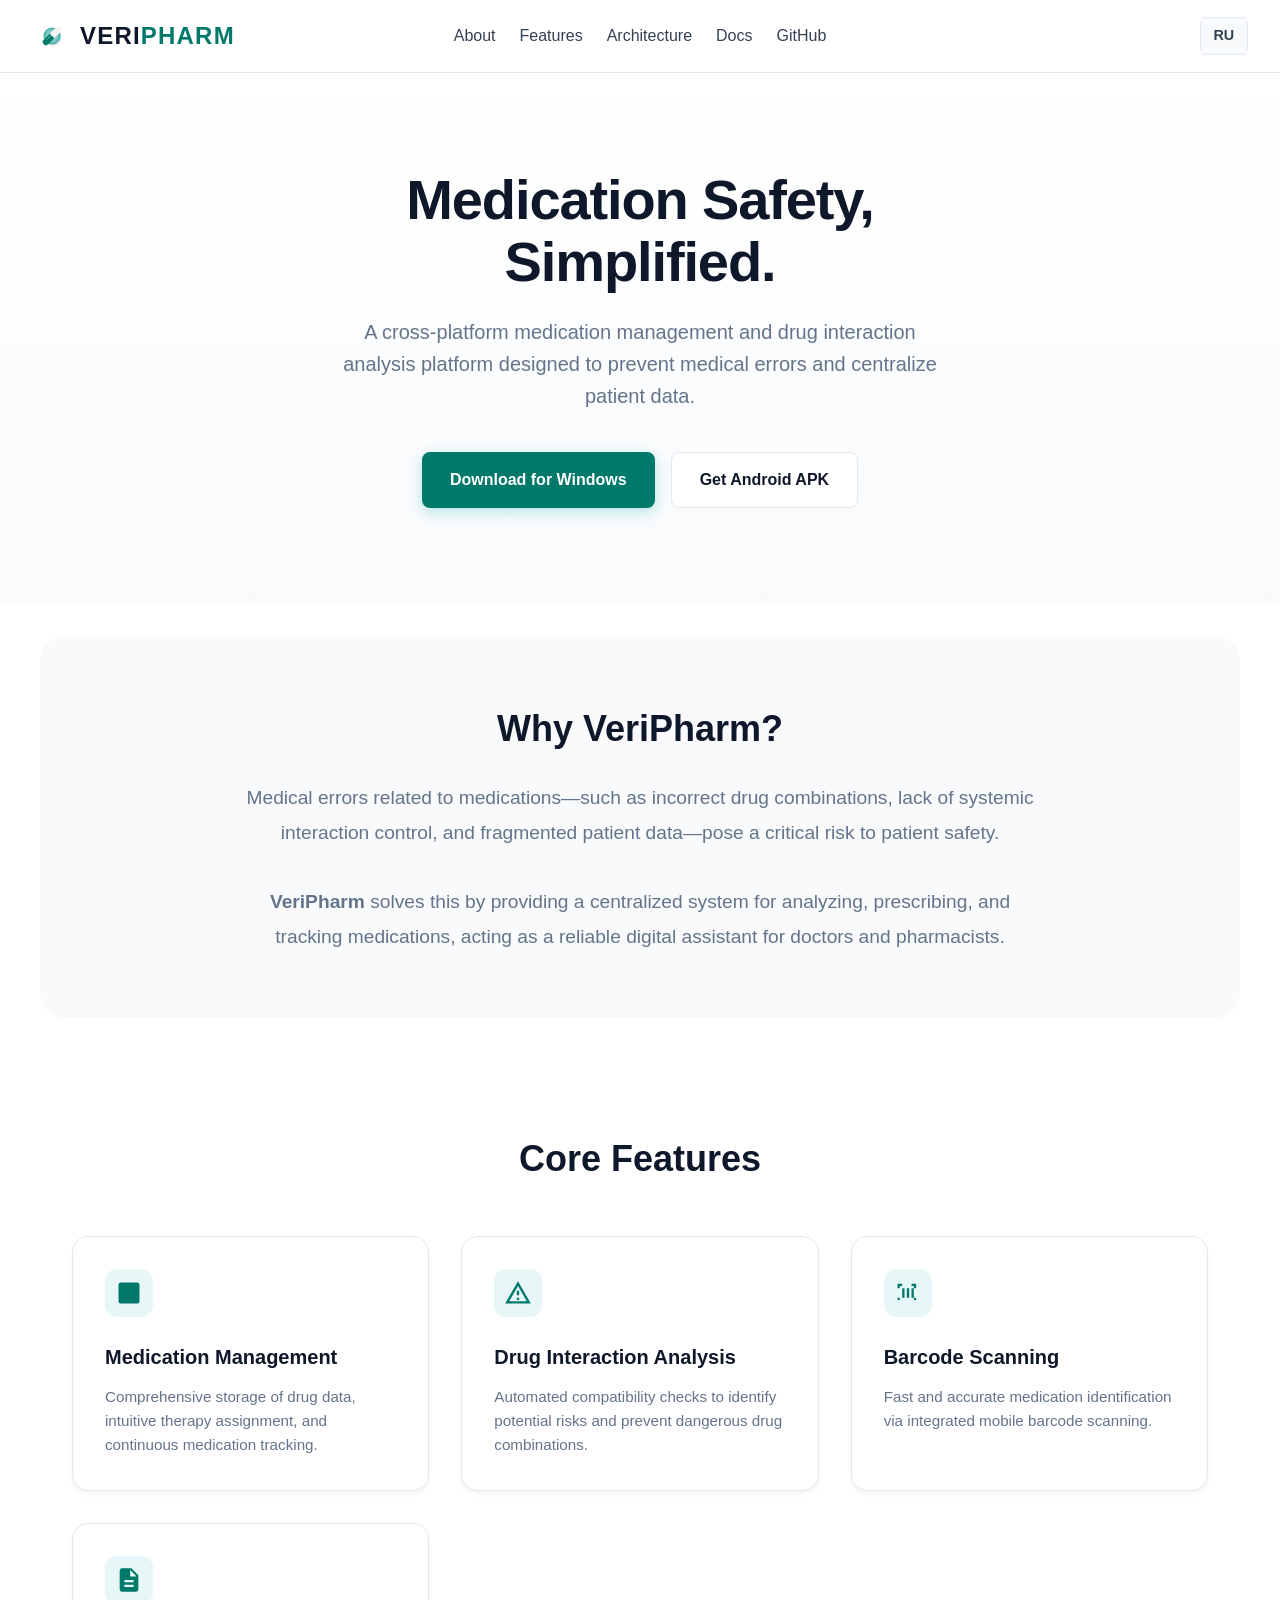
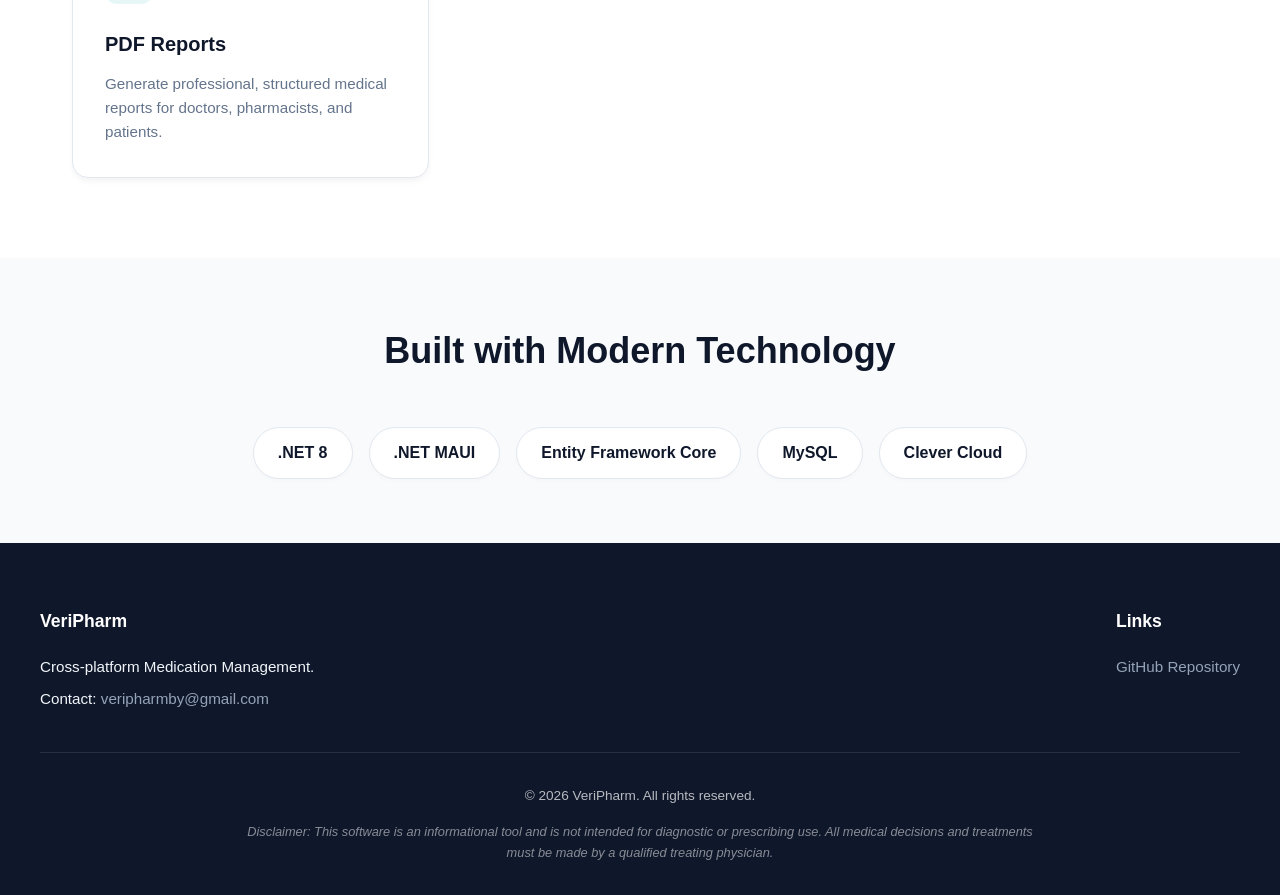
<file: index.html>
<!DOCTYPE html>
<html lang="en">
<head>
  <meta charset="UTF-8">
  <title>VeriPharm - Medication Management Platform</title>
  <meta name="viewport" content="width=device-width, initial-scale=1.0">
  <link rel="stylesheet" href="site/styles.css">
</head>
<body>

  <!-- NAVBAR -->
  <nav class="navbar">
    <div class="logo">
      <img src="site/site_assets/logo.svg" alt="VeriPharm" width="40" height="40">
      <span class="logo-text">VERI<span class="logo-accent">PHARM</span></span>
    </div>
    <input type="checkbox" id="menu-toggle" class="menu-toggle">
    <label for="menu-toggle" class="hamburger">
      <span></span>
      <span></span>
      <span></span>
    </label>
    <div class="nav-links">
      <a href="#about">About</a>
      <a href="#features">Features</a>
      <a href="#tech">Architecture</a>
      <a href="docs.html">Docs</a>
      <a href="https://github.com/OttyQ/VeriPharm" target="_blank">GitHub</a>
    </div>
    <a href="site/ru.html" class="lang-switch">RU</a>
  </nav>

  <!-- HERO SECTION -->
  <header class="hero">

    <h1>Medication Safety,<br>Simplified.</h1>
    <p>A cross-platform medication management and drug interaction analysis platform designed to prevent medical errors and centralize patient data.</p>
    <div class="hero-actions">
      <a href="https://github.com/OttyQ/VeriPharm/releases/download/v0.1/VeriPharm-Windows-v0.1.zip" class="btn btn-primary">Download for Windows</a>
      <a href="https://github.com/OttyQ/VeriPharm/releases/download/v0.1/VeriPharm-Android-v0.1.apk" class="btn btn-secondary">Get Android APK</a>
    </div>
  </header>

  <!-- ABOUT / PROBLEM SECTION -->
  <section id="about" class="section dark">
    <div style="max-width: 800px; margin: 0 auto; text-align: center;">
      <h2 class="section-title" style="margin-bottom: 1.5rem;">Why VeriPharm?</h2>
      <p style="font-size: 1.2rem; color: var(--text-muted); line-height: 1.8;">
        Medical errors related to medications—such as incorrect drug combinations, lack of systemic interaction control, and fragmented patient data—pose a critical risk to patient safety. 
        <br><br>
        <strong>VeriPharm</strong> solves this by providing a centralized system for analyzing, prescribing, and tracking medications, acting as a reliable digital assistant for doctors and pharmacists.
      </p>
    </div>
  </section>

  <!-- FEATURES -->
  <section id="features" class="section">
    <h2 class="section-title">Core Features</h2>
    <div class="features-grid">
      
      <!-- Card 1 -->
      <div class="feature-card">
        <div class="feature-icon">
          <svg viewBox="0 0 24 24"><path d="M19 3H5c-1.1 0-2 .9-2 2v14c0 1.1.9 2 2 2h14c1.1 0 2-.9 2-2V5c0-1.1-.9-2-2-2zm-7 9h-2V7h-2v5H6v2h2v5h2v-5h2v-2z"/></svg>
        </div>
        <h3>Medication Management</h3>
        <p>Comprehensive storage of drug data, intuitive therapy assignment, and continuous medication tracking.</p>
      </div>

      <!-- Card 2 -->
      <div class="feature-card">
        <div class="feature-icon">
          <svg viewBox="0 0 24 24"><path d="M12 2L1 21h22M12 6l7.5 13h-15M11 10h2v4h-2M11 16h2v2h-2"/></svg>
        </div>
        <h3>Drug Interaction Analysis</h3>
        <p>Automated compatibility checks to identify potential risks and prevent dangerous drug combinations.</p>
      </div>

      <!-- Card 3 -->
      <div class="feature-card">
        <div class="feature-icon">
          <svg viewBox="0 0 24 24"><path d="M3 4h4v2H5v2H3zm2 14H3v-2h2v2zm14-14h-4v2h2v2h2zm-2 14h2v-2h-2v2zM7 8h2v8H7zm4 0h2v8h-2zm4 0h2v8h-2z"/></svg>
        </div>
        <h3>Barcode Scanning</h3>
        <p>Fast and accurate medication identification via integrated mobile barcode scanning.</p>
      </div>

      <!-- Card 4 -->
      <div class="feature-card">
        <div class="feature-icon">
          <svg viewBox="0 0 24 24"><path d="M14 2H6c-1.1 0-1.99.9-1.99 2L4 20c0 1.1.89 2 1.99 2H18c1.1 0 2-.9 2-2V8l-6-6zm2 16H8v-2h8v2zm0-4H8v-2h8v2zm-3-5V3.5L18.5 9H13z"/></svg>
        </div>
        <h3>PDF Reports</h3>
        <p>Generate professional, structured medical reports for doctors, pharmacists, and patients.</p>
      </div>

    </div>
  </section>

  <!-- TECH STACK -->
  <section id="tech" class="tech-stack">
    <h2 class="section-title">Built with Modern Technology</h2>
    <div class="tech-grid">
      <div class="tech-tag">.NET 8</div>
      <div class="tech-tag">.NET MAUI</div>
      <div class="tech-tag">Entity Framework Core</div>
      <div class="tech-tag">MySQL</div>
      <div class="tech-tag">Clever Cloud</div>
    </div>
  </section>

  <!-- FOOTER -->
  <footer class="footer">
    <div class="footer-content">
      <div class="footer-col">
        <h4>VeriPharm</h4>
        <p>Cross-platform Medication Management.</p>
        <p>Contact: <a href="mailto:veripharmby@gmail.com">veripharmby@gmail.com</a></p>
      </div>
      <div class="footer-col">
        <h4>Links</h4>
        <p><a href="https://github.com/OttyQ/VeriPharm">GitHub Repository</a></p>
      </div>
    </div>
    <div class="footer-bottom">
      <p>&copy; 2026 VeriPharm. All rights reserved.</p>
      <p class="disclaimer">
        Disclaimer: This software is an informational tool and is not intended for diagnostic or prescribing use. All medical decisions and treatments must be made by a qualified treating physician.
      </p>
    </div>
  </footer>

</body>
</html>
</file>
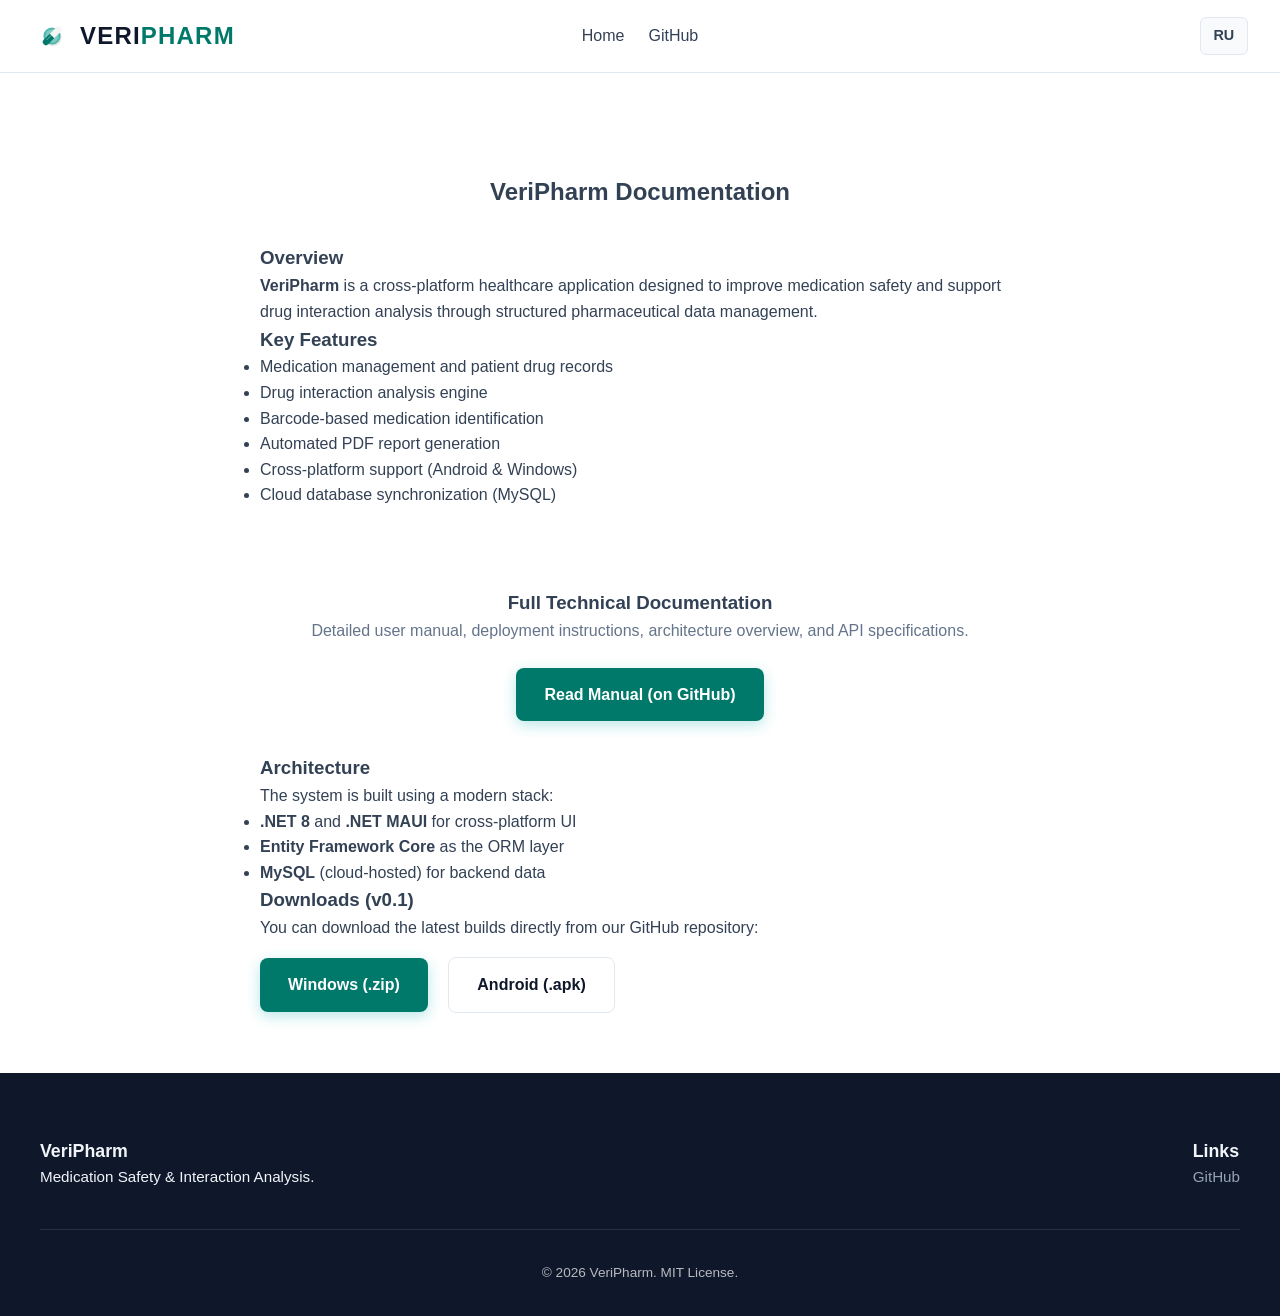
<file: docs.html>
<!DOCTYPE html>
<html lang="en">
<head>
  <meta charset="UTF-8">
  <title>VeriPharm - Documentation</title>
  <meta name="viewport" content="width=device-width, initial-scale=1.0">
  <link rel="stylesheet" href="site/styles.css">
</head>
<body>

  <!-- NAVBAR -->
  <nav class="navbar">
    <div class="logo">
      <img src="site/site_assets/logo.svg" alt="VeriPharm" width="40" height="40">
      <span class="logo-text">VERI<span class="logo-accent">PHARM</span></span>
    </div>
    <input type="checkbox" id="menu-toggle" class="menu-toggle">
    <label for="menu-toggle" class="hamburger">
      <span></span>
      <span></span>
      <span></span>
    </label>
    <div class="nav-links">
      <a href="index.html">Home</a>
      <a href="https://github.com/OttyQ/VeriPharm" target="_blank">GitHub</a>
    </div>
    <a href="site/docs-ru.html" class="lang-switch">RU</a>
  </nav>

  <!-- CONTENT -->
  <section style="padding-top: 100px; padding-bottom: 60px;">
    <div style="max-width: 800px; margin: 0 auto; padding: 0 20px; text-align: left; line-height: 1.6;">
      <h2 style="text-align: center; margin-bottom: 2rem;">VeriPharm Documentation</h2>

      <h3>Overview</h3>
      <p><b>VeriPharm</b> is a cross-platform healthcare application designed to improve medication safety and support drug interaction analysis through structured pharmaceutical data management.</p>
      
      <h3>Key Features</h3>
      <ul>
        <li>Medication management and patient drug records</li>
        <li>Drug interaction analysis engine</li>
        <li>Barcode-based medication identification</li>
        <li>Automated PDF report generation</li>
        <li>Cross-platform support (Android & Windows)</li>
        <li>Cloud database synchronization (MySQL)</li>
      </ul>

      <div style="margin-top: 3rem; padding: 2rem; background: var(--bg-card); border: 1px solid var(--border-color); border-radius: 8px; text-align: center;">
        <h3 style="margin-top: 0;">Full Technical Documentation</h3>
        <p style="margin-bottom: 1.5rem; color: var(--text-muted);">Detailed user manual, deployment instructions, architecture overview, and API specifications.</p>
        <a href="https://github.com/OttyQ/VeriPharm/blob/main/docs/User_Manual_EN.md" target="_blank" class="btn btn-primary">Read Manual (on GitHub)</a>
      </div>

      <h3>Architecture</h3>
      <p>The system is built using a modern stack:</p>
      <ul>
        <li><b>.NET 8</b> and <b>.NET MAUI</b> for cross-platform UI</li>
        <li><b>Entity Framework Core</b> as the ORM layer</li>
        <li><b>MySQL</b> (cloud-hosted) for backend data</li>
      </ul>

      <h3>Downloads (v0.1)</h3>
      <p>You can download the latest builds directly from our GitHub repository:</p>
      <div style="margin-top: 1rem;">
        <a href="https://github.com/OttyQ/VeriPharm/releases/download/v0.1/VeriPharm-Windows-v0.1.zip" class="btn btn-primary" style="margin-right: 1rem;">Windows (.zip)</a>
        <a href="https://github.com/OttyQ/VeriPharm/releases/download/v0.1/VeriPharm-Android-v0.1.apk" class="btn btn-secondary">Android (.apk)</a>
      </div>
    </div>
  </section>

  <!-- FOOTER -->
  <footer class="footer">
    <div class="footer-content">
      <div class="footer-col">
        <h3>VeriPharm</h3>
        <p>Medication Safety & Interaction Analysis.</p>
      </div>
      <div class="footer-col">
        <h3>Links</h3>
        <p><a href="https://github.com/OttyQ/VeriPharm">GitHub</a></p>
      </div>
    </div>
    <div class="footer-bottom">
      &copy; 2026 VeriPharm. MIT License.
    </div>
  </footer>
</body>
</html>
</file>
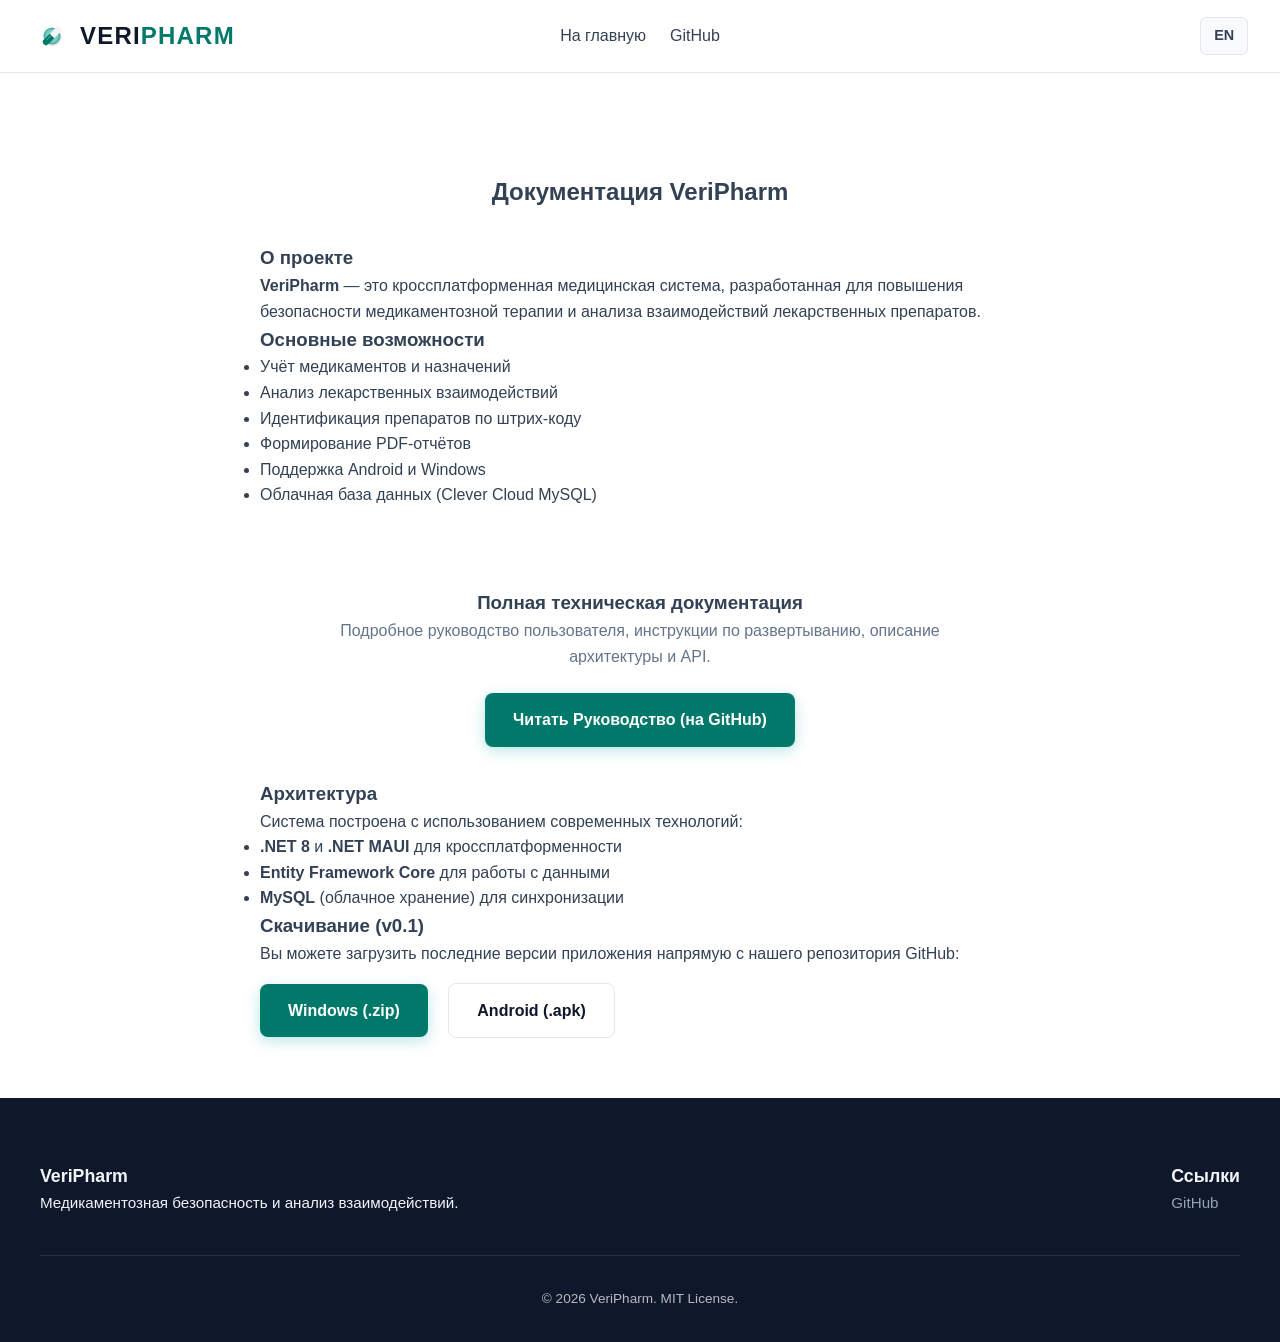
<file: site/docs-ru.html>
<!DOCTYPE html>
<html lang="ru">
<head>
  <meta charset="UTF-8">
  <title>VeriPharm - Документация</title>
  <meta name="viewport" content="width=device-width, initial-scale=1.0">
  <link rel="stylesheet" href="styles.css">
</head>
<body>

  <!-- NAVBAR -->
  <nav class="navbar">
    <div class="logo">
      <img src="site_assets/logo.svg" alt="VeriPharm" width="40" height="40">
      <span class="logo-text">VERI<span class="logo-accent">PHARM</span></span>
    </div>
    <input type="checkbox" id="menu-toggle" class="menu-toggle">
    <label for="menu-toggle" class="hamburger">
      <span></span>
      <span></span>
      <span></span>
    </label>
    <div class="nav-links">
      <a href="ru.html">На главную</a>
      <a href="https://github.com/OttyQ/VeriPharm" target="_blank">GitHub</a>
    </div>
    <a href="../docs.html" class="lang-switch">EN</a>
  </nav>

  <!-- CONTENT -->
  <section style="padding-top: 100px; padding-bottom: 60px;">
    <div style="max-width: 800px; margin: 0 auto; padding: 0 20px; text-align: left; line-height: 1.6;">
      <h2 style="text-align: center; margin-bottom: 2rem;">Документация VeriPharm</h2>

      <h3>О проекте</h3>
      <p><b>VeriPharm</b> — это кроссплатформенная медицинская система, разработанная для повышения безопасности медикаментозной терапии и анализа взаимодействий лекарственных препаратов.</p>
      
      <h3>Основные возможности</h3>
      <ul>
        <li>Учёт медикаментов и назначений</li>
        <li>Анализ лекарственных взаимодействий</li>
        <li>Идентификация препаратов по штрих-коду</li>
        <li>Формирование PDF-отчётов</li>
        <li>Поддержка Android и Windows</li>
        <li>Облачная база данных (Clever Cloud MySQL)</li>
      </ul>

      <div style="margin-top: 3rem; padding: 2rem; background: var(--bg-card); border: 1px solid var(--border-color); border-radius: 8px; text-align: center;">
        <h3 style="margin-top: 0;">Полная техническая документация</h3>
        <p style="margin-bottom: 1.5rem; color: var(--text-muted);">Подробное руководство пользователя, инструкции по развертыванию, описание архитектуры и API.</p>
        <a href="https://github.com/OttyQ/VeriPharm/blob/main/docs/User_Manual_RU.md" target="_blank" class="btn btn-primary">Читать Руководство (на GitHub)</a>
      </div>

      <h3>Архитектура</h3>
      <p>Система построена с использованием современных технологий:</p>
      <ul>
        <li><b>.NET 8</b> и <b>.NET MAUI</b> для кроссплатформенности</li>
        <li><b>Entity Framework Core</b> для работы с данными</li>
        <li><b>MySQL</b> (облачное хранение) для синхронизации</li>
      </ul>

      <h3>Скачивание (v0.1)</h3>
      <p>Вы можете загрузить последние версии приложения напрямую с нашего репозитория GitHub:</p>
      <div style="margin-top: 1rem;">
        <a href="https://github.com/OttyQ/VeriPharm/releases/download/v0.1/VeriPharm-Windows-v0.1.zip" class="btn btn-primary" style="margin-right: 1rem;">Windows (.zip)</a>
        <a href="https://github.com/OttyQ/VeriPharm/releases/download/v0.1/VeriPharm-Android-v0.1.apk" class="btn btn-secondary">Android (.apk)</a>
      </div>
    </div>
  </section>

  <!-- FOOTER -->
  <footer class="footer">
    <div class="footer-content">
      <div class="footer-col">
        <h3>VeriPharm</h3>
        <p>Медикаментозная безопасность и анализ взаимодействий.</p>
      </div>
      <div class="footer-col">
        <h3>Ссылки</h3>
        <p><a href="https://github.com/OttyQ/VeriPharm">GitHub</a></p>
      </div>
    </div>
    <div class="footer-bottom">
      &copy; 2026 VeriPharm. MIT License.
    </div>
  </footer>
</body>
</html>
</file>
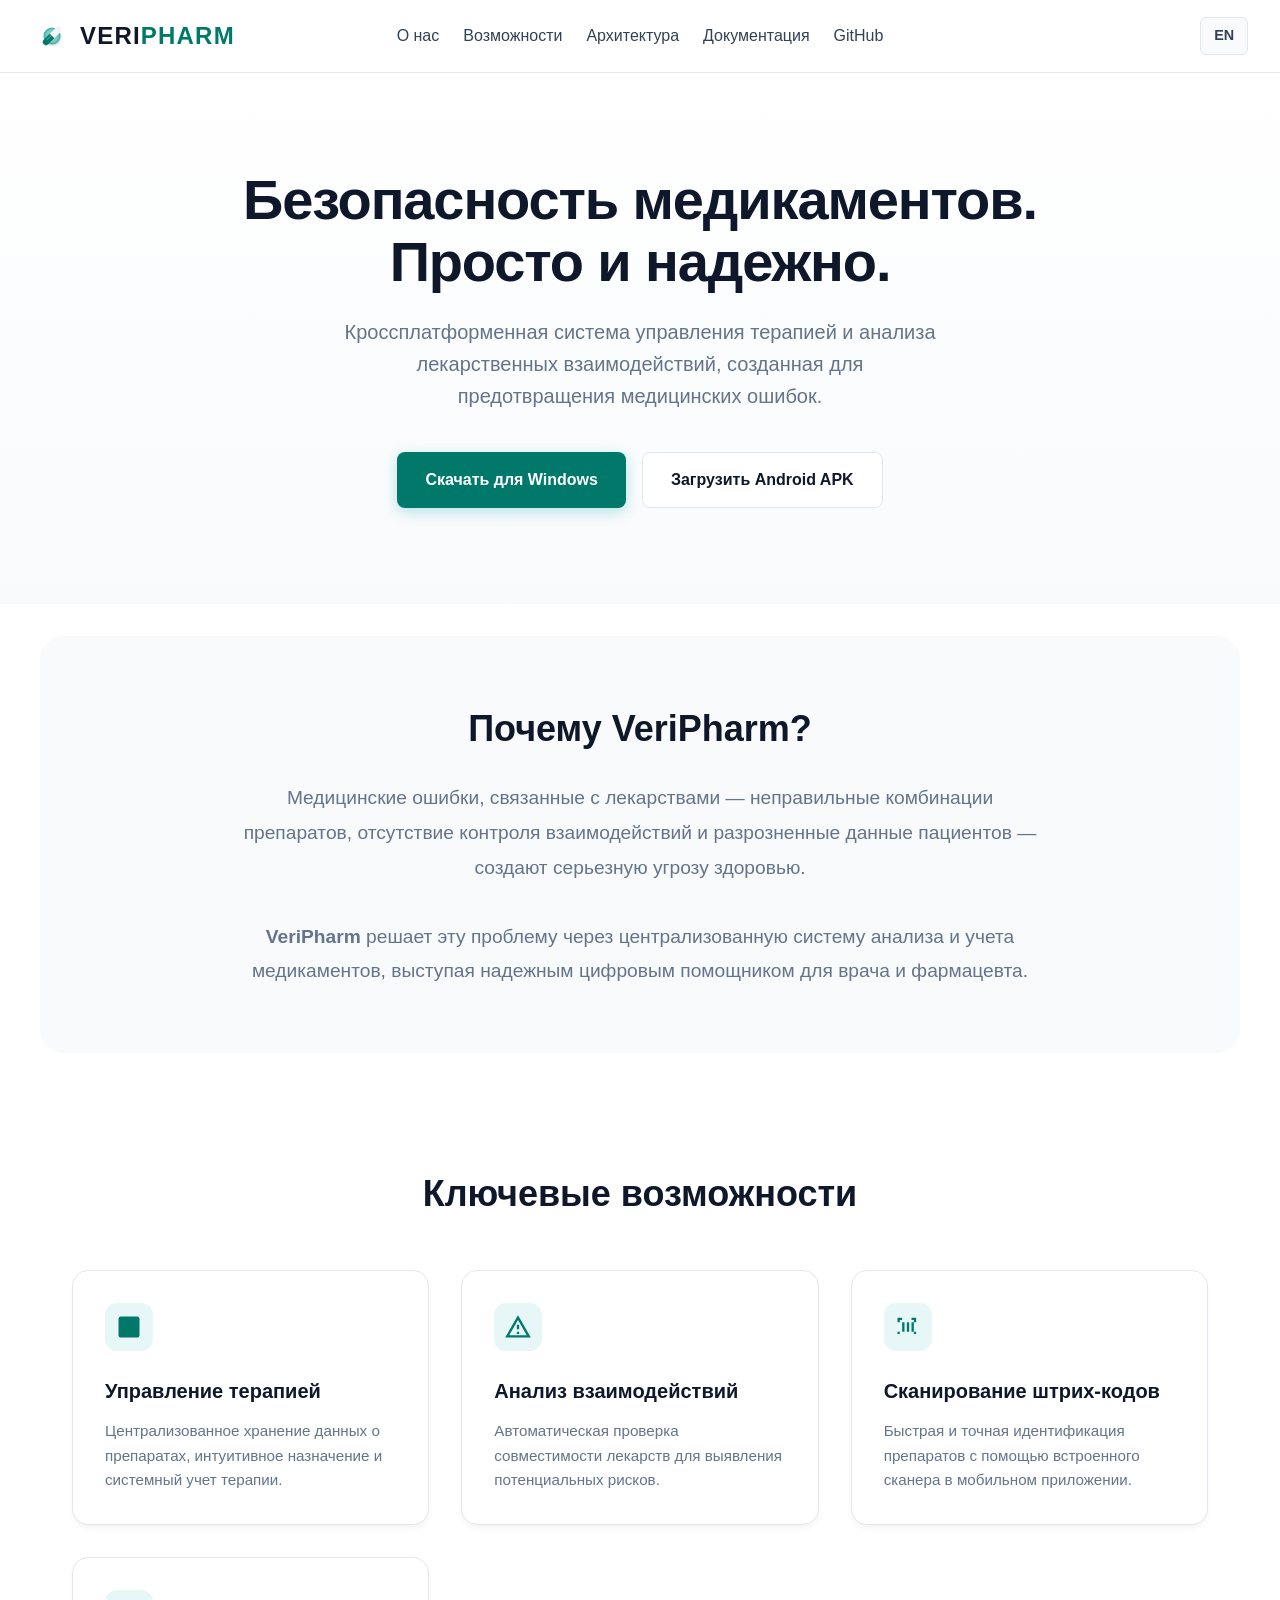
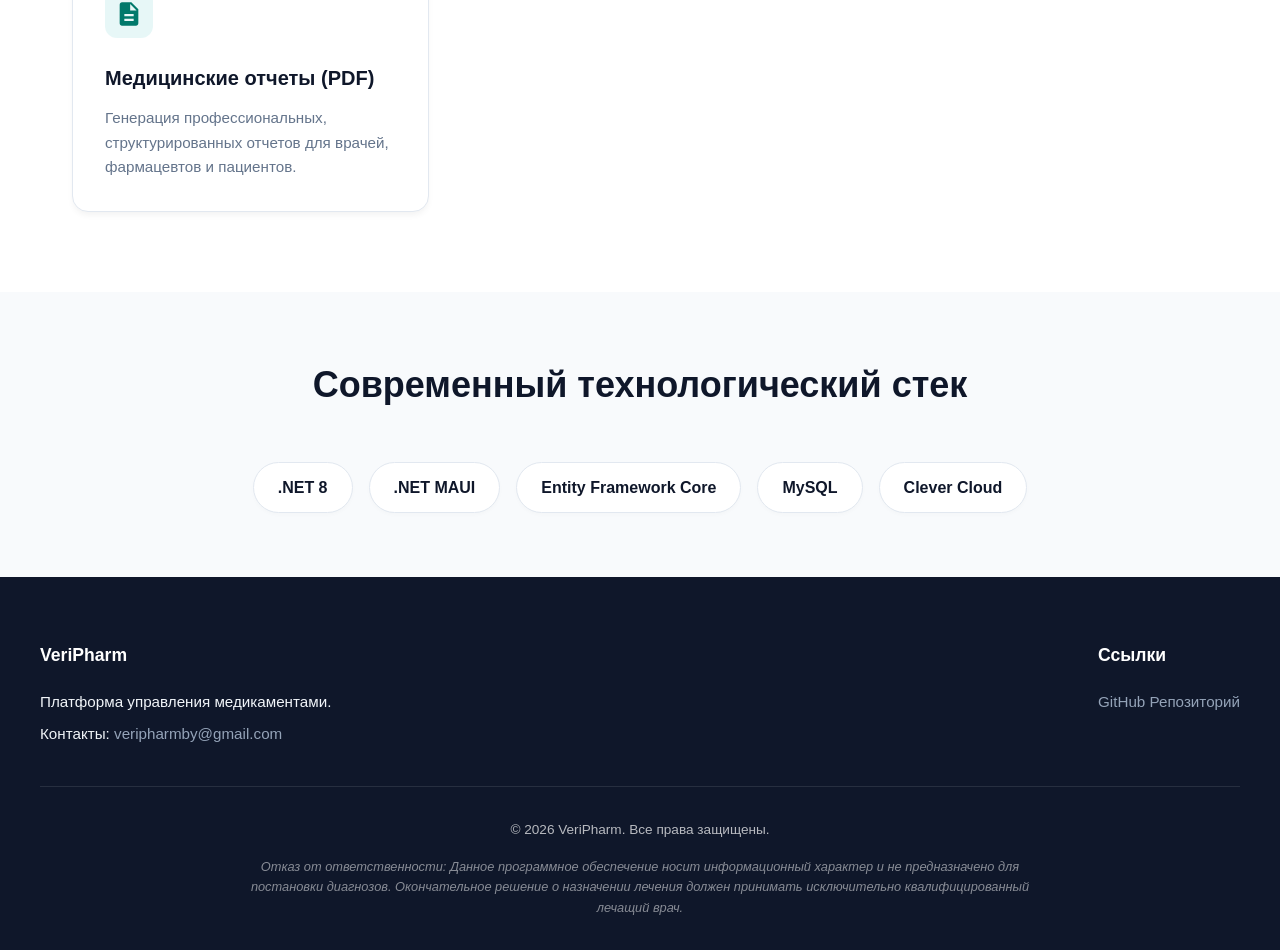
<file: site/ru.html>
<!DOCTYPE html>
<html lang="ru">
<head>
  <meta charset="UTF-8">
  <title>VeriPharm - Платформа управления медикаментами</title>
  <meta name="viewport" content="width=device-width, initial-scale=1.0">
  <link rel="stylesheet" href="styles.css">
</head>
<body>

  <!-- NAVBAR -->
  <nav class="navbar">
    <div class="logo">
      <img src="../site/site_assets/logo.svg" alt="VeriPharm" width="40" height="40">
      <span class="logo-text">VERI<span class="logo-accent">PHARM</span></span>
    </div>
    <input type="checkbox" id="menu-toggle" class="menu-toggle">
    <label for="menu-toggle" class="hamburger">
      <span></span>
      <span></span>
      <span></span>
    </label>
    <div class="nav-links">
      <a href="#about">О нас</a>
      <a href="#features">Возможности</a>
      <a href="#tech">Архитектура</a>
      <a href="docs-ru.html">Документация</a>
      <a href="https://github.com/OttyQ/VeriPharm" target="_blank">GitHub</a>
    </div>
    <a href="../index.html" class="lang-switch">EN</a>
  </nav>

  <!-- HERO SECTION -->
  <header class="hero">

    <h1>Безопасность медикаментов.<br>Просто и надежно.</h1>
    <p>Кроссплатформенная система управления терапией и анализа лекарственных взаимодействий, созданная для предотвращения медицинских ошибок.</p>
    <div class="hero-actions">
      <a href="https://github.com/OttyQ/VeriPharm/releases/download/v0.1/VeriPharm-Windows-v0.1.zip" class="btn btn-primary">Скачать для Windows</a>
      <a href="https://github.com/OttyQ/VeriPharm/releases/download/v0.1/VeriPharm-Android-v0.1.apk" class="btn btn-secondary">Загрузить Android APK</a>
    </div>
  </header>

  <!-- ABOUT / PROBLEM SECTION -->
  <section id="about" class="section dark">
    <div style="max-width: 800px; margin: 0 auto; text-align: center;">
      <h2 class="section-title" style="margin-bottom: 1.5rem;">Почему VeriPharm?</h2>
      <p style="font-size: 1.2rem; color: var(--text-muted); line-height: 1.8;">
        Медицинские ошибки, связанные с лекарствами — неправильные комбинации препаратов, отсутствие контроля взаимодействий и разрозненные данные пациентов — создают серьезную угрозу здоровью. 
        <br><br>
        <strong>VeriPharm</strong> решает эту проблему через централизованную систему анализа и учета медикаментов, выступая надежным цифровым помощником для врача и фармацевта.
      </p>
    </div>
  </section>

  <!-- FEATURES -->
  <section id="features" class="section">
    <h2 class="section-title">Ключевые возможности</h2>
    <div class="features-grid">
      
      <!-- Card 1 -->
      <div class="feature-card">
        <div class="feature-icon">
          <svg viewBox="0 0 24 24"><path d="M19 3H5c-1.1 0-2 .9-2 2v14c0 1.1.9 2 2 2h14c1.1 0 2-.9 2-2V5c0-1.1-.9-2-2-2zm-7 9h-2V7h-2v5H6v2h2v5h2v-5h2v-2z"/></svg>
        </div>
        <h3>Управление терапией</h3>
        <p>Централизованное хранение данных о препаратах, интуитивное назначение и системный учет терапии.</p>
      </div>

      <!-- Card 2 -->
      <div class="feature-card">
        <div class="feature-icon">
          <svg viewBox="0 0 24 24"><path d="M12 2L1 21h22M12 6l7.5 13h-15M11 10h2v4h-2M11 16h2v2h-2"/></svg>
        </div>
        <h3>Анализ взаимодействий</h3>
        <p>Автоматическая проверка совместимости лекарств для выявления потенциальных рисков.</p>
      </div>

      <!-- Card 3 -->
      <div class="feature-card">
        <div class="feature-icon">
          <svg viewBox="0 0 24 24"><path d="M3 4h4v2H5v2H3zm2 14H3v-2h2v2zm14-14h-4v2h2v2h2zm-2 14h2v-2h-2v2zM7 8h2v8H7zm4 0h2v8h-2zm4 0h2v8h-2z"/></svg>
        </div>
        <h3>Сканирование штрих-кодов</h3>
        <p>Быстрая и точная идентификация препаратов с помощью встроенного сканера в мобильном приложении.</p>
      </div>

      <!-- Card 4 -->
      <div class="feature-card">
        <div class="feature-icon">
          <svg viewBox="0 0 24 24"><path d="M14 2H6c-1.1 0-1.99.9-1.99 2L4 20c0 1.1.89 2 1.99 2H18c1.1 0 2-.9 2-2V8l-6-6zm2 16H8v-2h8v2zm0-4H8v-2h8v2zm-3-5V3.5L18.5 9H13z"/></svg>
        </div>
        <h3>Медицинские отчеты (PDF)</h3>
        <p>Генерация профессиональных, структурированных отчетов для врачей, фармацевтов и пациентов.</p>
      </div>

    </div>
  </section>

  <!-- TECH STACK -->
  <section id="tech" class="tech-stack">
    <h2 class="section-title">Современный технологический стек</h2>
    <div class="tech-grid">
      <div class="tech-tag">.NET 8</div>
      <div class="tech-tag">.NET MAUI</div>
      <div class="tech-tag">Entity Framework Core</div>
      <div class="tech-tag">MySQL</div>
      <div class="tech-tag">Clever Cloud</div>
    </div>
  </section>

  <!-- FOOTER -->
  <footer class="footer">
    <div class="footer-content">
      <div class="footer-col">
        <h4>VeriPharm</h4>
        <p>Платформа управления медикаментами.</p>
        <p>Контакты: <a href="mailto:veripharmby@gmail.com">veripharmby@gmail.com</a></p>
      </div>
      <div class="footer-col">
        <h4>Ссылки</h4>
        <p><a href="https://github.com/OttyQ/VeriPharm">GitHub Репозиторий</a></p>
      </div>
    </div>
    <div class="footer-bottom">
      <p>&copy; 2026 VeriPharm. Все права защищены.</p>
      <p class="disclaimer">
        Отказ от ответственности: Данное программное обеспечение носит информационный характер и не предназначено для постановки диагнозов. Окончательное решение о назначении лечения должен принимать исключительно квалифицированный лечащий врач.
      </p>
    </div>
  </footer>

</body>
</html>
</file>
<file: site/styles.css>
:root {
  --primary: #00796b;
  --primary-hover: #004d40;
  --dark: #0f172a;
  --dark-hover: #1e293b;
  --light-bg: #f8fafc;
  --card-bg: #ffffff;
  --text-main: #334155;
  --text-muted: #64748b;
  --border: #e2e8f0;
}

* {
  box-sizing: border-box;
  margin: 0;
  padding: 0;
}

body {
  font-family: 'Segoe UI', Inter, -apple-system, BlinkMacSystemFont, Roboto, Oxygen, Ubuntu, Cantarell, 'Open Sans', 'Helvetica Neue', sans-serif;
  background-color: var(--card-bg);
  color: var(--text-main);
  line-height: 1.6;
  -webkit-font-smoothing: antialiased;
}

a {
  text-decoration: none;
  color: inherit;
}

/* NAVBAR */
.navbar {
  display: grid;
  grid-template-columns: 1fr auto 1fr;
  align-items: center;
  padding: 1rem 2rem;
  background: rgba(255, 255, 255, 0.8);
  backdrop-filter: blur(10px);
  position: sticky;
  top: 0;
  z-index: 1000;
  border-bottom: 1px solid var(--border);
}

.logo {
  font-weight: 800;
  font-size: 1.5rem;
  display: flex;
  align-items: center;
  gap: 0.5rem;
  letter-spacing: 0.05em;
}

.logo-text {
  color: var(--dark);
}

.logo-accent {
  color: var(--primary);
}

.nav-brand img {
  width: 32px;
  height: 32px;
}

.nav-links {
  display: flex;
  gap: 1.5rem;
  align-items: center;
}

.nav-links a {
  font-weight: 500;
  transition: color 0.2s ease;
}

.nav-links a:hover {
  color: var(--primary);
}

.lang-switch {
  justify-self: end;
  padding: 0.4rem 0.8rem;
  border-radius: 6px;
  background: var(--light-bg);
  border: 1px solid var(--border);
  font-size: 0.9rem;
  font-weight: 600;
  transition: all 0.2s;
}

.lang-switch:hover {
  background: var(--border);
}

/* HERO SECTION */
.hero {
  text-align: center;
  padding: 6rem 2rem;
  background: linear-gradient(180deg, #ffffff 0%, var(--light-bg) 100%);
  animation: fadeIn 0.8s ease-out;
}

.hero-badge {
  display: inline-block;
  padding: 0.5rem 1rem;
  background: rgba(28, 171, 176, 0.1);
  color: var(--primary);
  border-radius: 20px;
  font-weight: 600;
  font-size: 0.9rem;
  margin-bottom: 1.5rem;
}

.hero h1 {
  font-size: 3.5rem;
  color: var(--dark);
  margin-bottom: 1.5rem;
  line-height: 1.1;
  letter-spacing: -0.02em;
}

.hero p {
  font-size: 1.25rem;
  color: var(--text-muted);
  max-width: 600px;
  margin: 0 auto 2.5rem;
}

.hero-actions {
  display: flex;
  gap: 1rem;
  justify-content: center;
}

.btn {
  display: inline-flex;
  align-items: center;
  gap: 0.5rem;
  padding: 0.875rem 1.75rem;
  border-radius: 8px;
  font-weight: 600;
  transition: all 0.25s ease;
  cursor: pointer;
}

.btn-primary {
  background: var(--primary);
  color: white;
  box-shadow: 0 4px 14px rgba(28, 171, 176, 0.3);
}

.btn-primary:hover {
  background: var(--primary-hover);
  transform: translateY(-2px);
  box-shadow: 0 6px 20px rgba(28, 171, 176, 0.4);
}

.btn-secondary {
  background: white;
  color: var(--dark);
  border: 1px solid var(--border);
}

.btn-secondary:hover {
  background: var(--light-bg);
  transform: translateY(-2px);
  box-shadow: 0 4px 14px rgba(0,0,0,0.05);
}

/* SECTION STRUCTURE */
.section {
  padding: 5rem 2rem;
  max-width: 1200px;
  margin: 0 auto;
}

.section.dark {
  background: var(--light-bg);
  border-radius: 24px;
  margin: 2rem auto;
  padding: 4rem 2rem;
}

.section-title {
  text-align: center;
  font-size: 2.25rem;
  color: var(--dark);
  margin-bottom: 3rem;
  font-weight: 700;
}

/* FEATURES GRID */
.features-grid {
  display: grid;
  grid-template-columns: repeat(auto-fit, minmax(280px, 1fr));
  gap: 2rem;
}

.feature-card {
  background: white;
  padding: 2rem;
  border-radius: 16px;
  border: 1px solid var(--border);
  transition: all 0.3s ease;
  box-shadow: 0 4px 6px -1px rgba(0, 0, 0, 0.05);
}

.feature-card:hover {
  transform: translateY(-5px);
  box-shadow: 0 20px 25px -5px rgba(0, 0, 0, 0.1);
  border-color: rgba(28, 171, 176, 0.3);
}

.feature-icon {
  width: 48px;
  height: 48px;
  background: rgba(28, 171, 176, 0.1);
  border-radius: 12px;
  display: flex;
  align-items: center;
  justify-content: center;
  margin-bottom: 1.5rem;
  color: var(--primary);
}

.feature-icon svg {
  width: 28px;
  height: 28px;
  fill: currentColor;
}

.feature-card h3 {
  font-size: 1.25rem;
  color: var(--dark);
  margin-bottom: 0.75rem;
}

.feature-card p {
  color: var(--text-muted);
  font-size: 0.95rem;
}

/* TECH STACK */
.tech-stack {
  background: var(--light-bg);
  padding: 4rem 2rem;
  text-align: center;
}

.tech-grid {
  display: flex;
  flex-wrap: wrap;
  justify-content: center;
  gap: 1rem;
  max-width: 800px;
  margin: 0 auto;
}

.tech-tag {
  background: white;
  padding: 0.75rem 1.5rem;
  border-radius: 100px;
  font-weight: 600;
  color: var(--dark);
  border: 1px solid var(--border);
  box-shadow: 0 2px 4px rgba(0,0,0,0.02);
}

/* FOOTER */
.footer {
  background: var(--dark);
  color: #f1f5f9;
  padding: 4rem 2rem 2rem;
  font-size: 0.95rem;
}

.footer-content {
  max-width: 1200px;
  margin: 0 auto;
  display: flex;
  flex-wrap: wrap;
  justify-content: space-between;
  gap: 2rem;
  border-bottom: 1px solid rgba(255,255,255,0.1);
  padding-bottom: 2rem;
  margin-bottom: 2rem;
}

.footer-col h4 {
  color: white;
  margin-bottom: 1.25rem;
  font-size: 1.1rem;
}

.footer-col p {
  margin-bottom: 0.5rem;
}

.footer-col a {
  color: #94a3b8;
  transition: color 0.2s;
}

.footer-col a:hover {
  color: white;
  text-decoration: underline;
}

.footer-bottom {
  text-align: center;
  font-size: 0.85rem;
  color: rgba(255,255,255,0.7);
}

.disclaimer {
  max-width: 800px;
  margin: 1rem auto 0;
  font-style: italic;
  font-size: 0.8rem;
  color: rgba(255,255,255,0.5);
}

/* ANIMATIONS */
@keyframes fadeIn {
  from { opacity: 0; transform: translateY(20px); }
  to { opacity: 1; transform: translateY(0); }
}

/* HAMBURGER MENU */
.menu-toggle {
  display: none;
}

.hamburger {
  display: none;
  cursor: pointer;
  flex-direction: column;
  justify-content: center;
  gap: 5px;
  width: 28px;
  height: 28px;
  z-index: 1001;
}

.hamburger span {
  display: block;
  width: 100%;
  height: 2px;
  background: var(--dark);
  border-radius: 2px;
  transition: all 0.3s ease;
}

/* RESPONSIVE */
@media (max-width: 768px) {
  .navbar { 
    grid-template-columns: 1fr auto auto; 
    padding: 1rem;
    position: relative;
  }

  .hamburger {
    display: flex;
  }

  .nav-links {
    display: none;
    position: absolute;
    top: 100%;
    left: 0;
    right: 0;
    flex-direction: column;
    background: rgba(255, 255, 255, 0.95);
    backdrop-filter: blur(10px);
    padding: 1rem 2rem;
    gap: 0;
    border-bottom: 1px solid var(--border);
    box-shadow: 0 4px 12px rgba(0,0,0,0.1);
  }

  .nav-links a {
    padding: 0.75rem 0;
    border-bottom: 1px solid var(--border);
    width: 100%;
  }

  .nav-links a:last-child {
    border-bottom: none;
  }

  .menu-toggle:checked ~ .nav-links {
    display: flex;
  }

  .menu-toggle:checked ~ .hamburger span:nth-child(1) {
    transform: rotate(45deg) translate(5px, 5px);
  }
  .menu-toggle:checked ~ .hamburger span:nth-child(2) {
    opacity: 0;
  }
  .menu-toggle:checked ~ .hamburger span:nth-child(3) {
    transform: rotate(-45deg) translate(5px, -5px);
  }

  .hero h1 { font-size: 2.5rem; }
  .hero-actions { 
    flex-direction: column; 
    width: 100%;
  }
  .hero-actions .btn {
    width: 100%;
    text-align: center;
    box-sizing: border-box;
  }
  .section { padding: 3rem 1rem; }
  .section.dark { padding: 2rem 1rem; margin: 1rem; }
  .features-grid {
    grid-template-columns: 1fr;
  }
  .footer-content {
    flex-direction: column;
    gap: 2rem;
  }
}
</file>
